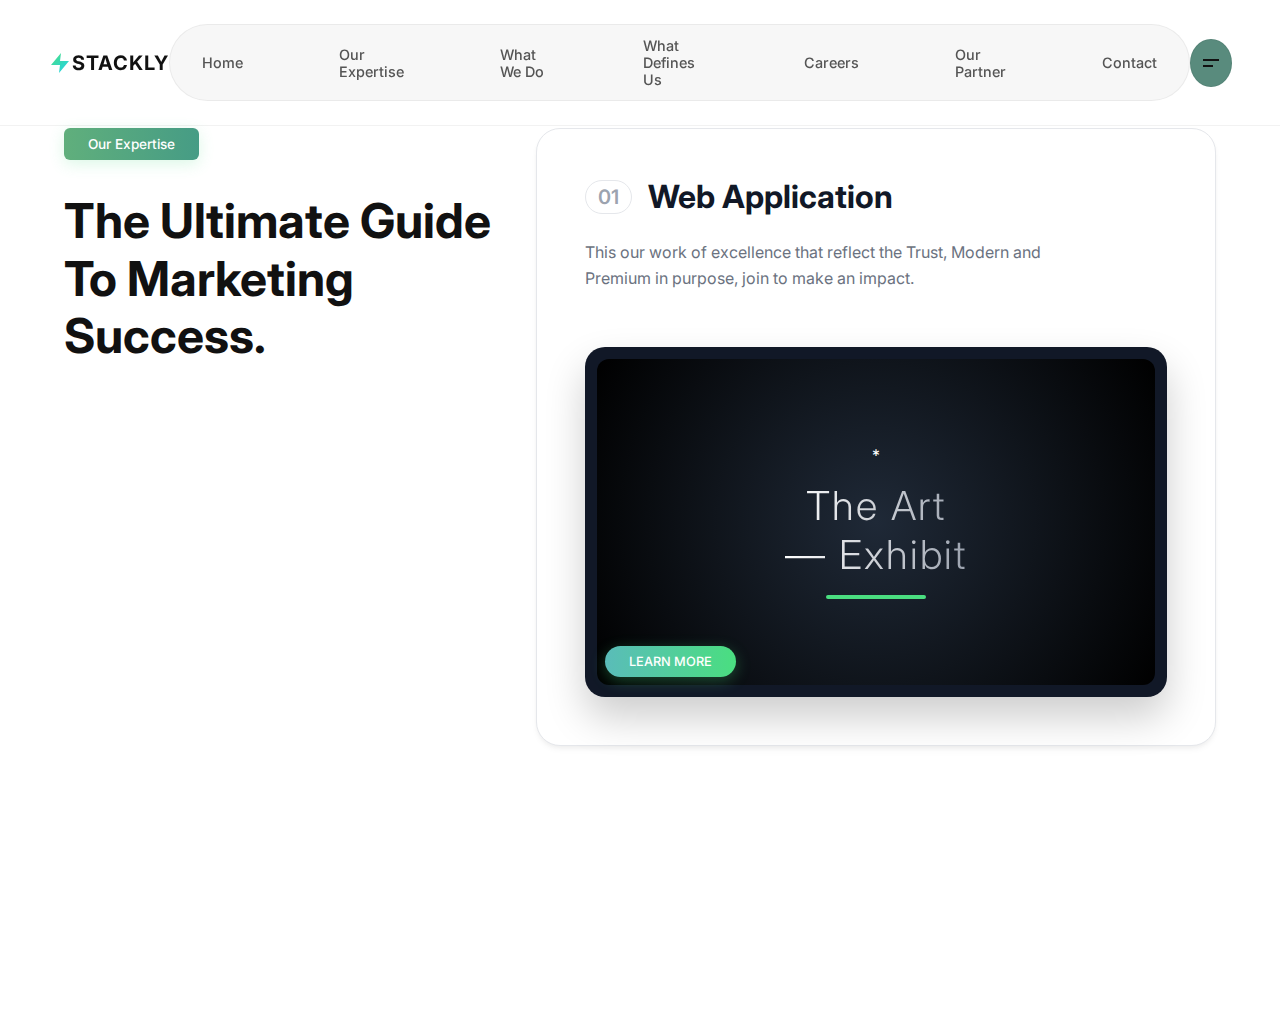
<file: careers.html>
<!DOCTYPE html>
<html lang="en">

<head>
    <meta charset="UTF-8">
    <meta name="viewport" content="width=device-width, initial-scale=1.0">
    <title>Stackly - Careers</title>
    <!-- Google Fonts -->
    <link rel="preconnect" href="https://fonts.googleapis.com">
    <link rel="preconnect" href="https://fonts.gstatic.com" crossorigin>
    <link href="https://fonts.googleapis.com/css2?family=Inter:wght@300;400;500;600;700&display=swap" rel="stylesheet">
    <link rel="stylesheet" href="style.css">
</head>

<body class="light-theme">

    <header class="navbar light-nav">
        <div class="logo">
            <svg width="24" height="24" viewBox="0 0 24 24" fill="none" xmlns="http://www.w3.org/2000/svg"
                class="logo-icon">
                <path d="M13 2L3 14H12L11 22L21 10H12L13 2Z" fill="url(#paint0_linear)" stroke="none" />
                <defs>
                    <linearGradient id="paint0_linear" x1="3" y1="2" x2="21" y2="22" gradientUnits="userSpaceOnUse">
                        <stop stop-color="#4ADE80" />
                        <stop offset="1" stop-color="#22D3EE" />
                    </linearGradient>
                </defs>
            </svg>
            <span>STACKLY</span>
        </div>

        <nav class="nav-links">
            <a href="index.html" class="nav-item">Home</a>
            <a href="expertise.html" class="nav-item">Our Expertise</a>
            <a href="services.html" class="nav-item">What We Do</a>
            <a href="projects.html" class="nav-item">What Defines Us</a>
            <a href="#" class="nav-item active">Careers</a>
            <a href="partners.html" class="nav-item">Our Partner</a>
            <a href="contact.html" class="nav-item">Contact</a>
        </nav>

        <button class="menu-btn" aria-label="Menu">
            <svg width="24" height="24" viewBox="0 0 24 24" fill="none" xmlns="http://www.w3.org/2000/svg">
                <rect x="4" y="8" width="16" height="2" fill="currentColor" />
                <rect x="4" y="14" width="10" height="2" fill="currentColor" />
            </svg>
        </button>
    </header>

    <main class="careers-section">
        <div class="careers-header">
            <span class="badge">Our Expertise</span>
            <h1 class="section-title">The Ultimate Guide To Marketing Success.</h1>
        </div>

        <div class="showcase-slider">
            <!-- Card 1 -->
            <div class="showcase-card active" data-index="0">
                <div class="card-content">
                    <div class="card-header">
                        <span class="card-number">01</span>
                        <h2 class="card-title">Web Application</h2>
                    </div>
                    <p class="card-desc">
                        This our work of excellence that reflect the Trust, Modern and Premium in purpose, join to make
                        an impact.
                    </p>
                    <div class="card-visual">
                        <div class="tablet-frame">
                            <div class="screen-content">
                                <div class="screen-layout">
                                    <div class="screen-logo">*</div>
                                    <h3 class="screen-title">The Art<br>— Exhibit</h3>
                                    <div class="screen-btn-fake"></div>
                                </div>
                            </div>
                        </div>
                        <a href="#" class="btn-pill small">LEARN MORE</a>
                    </div>
                </div>
            </div>

            <!-- Card 2 -->
            <div class="showcase-card" data-index="1">
                <div class="card-content">
                    <div class="card-header">
                        <span class="card-number">02</span>
                        <h2 class="card-title">Mobile App</h2>
                    </div>
                    <p class="card-desc">
                        Creating seamless mobile experiences that connect users with brands on the go.
                    </p>
                    <div class="card-visual">
                        <!-- Placeholder visual for 2 -->
                        <div class="tablet-frame" style="background: #2D3748;">
                            <div class="screen-content"
                                style="background: radial-gradient(circle at center, #4a5568, #1a202c);">
                                <h3 class="screen-title" style="font-size: 2rem;">Next Gen<br>Mobile</h3>
                            </div>
                        </div>
                    </div>
                </div>
            </div>

            <!-- Card 3 -->
            <div class="showcase-card" data-index="2">
                <div class="card-content">
                    <div class="card-header">
                        <span class="card-number">03</span>
                        <h2 class="card-title">Cloud Solutions</h2>
                    </div>
                    <p class="card-desc">
                        Scalable cloud infrastructure designed for reliability and performance.
                    </p>
                    <div class="card-visual">
                        <div class="tablet-frame" style="background: #1A202C;">
                            <div class="screen-content"
                                style="background: linear-gradient(135deg, #22D3EE 0%, #000 100%);">
                                <h3 class="screen-title" style="font-size: 2rem;">Cloud<br>Native</h3>
                            </div>
                        </div>
                    </div>
                </div>
            </div>

            <!-- Card 4 -->
            <div class="showcase-card" data-index="3">
                <div class="card-content">
                    <div class="card-header">
                        <span class="card-number">04</span>
                        <h2 class="card-title">Data Analytics</h2>
                    </div>
                    <p class="card-desc">
                        Unlock the power of your data with advanced analytics and visualization.
                    </p>
                    <div class="card-visual">
                        <div class="tablet-frame" style="background: #000;">
                            <div class="screen-content"
                                style="background: linear-gradient(to bottom, #4ADE80, #064E3B);">
                                <h3 class="screen-title" style="font-size: 2rem;">Data<br>Driven</h3>
                            </div>
                        </div>
                    </div>
                </div>
            </div>
        </div>
    </main>

    <script src="script.js"></script>
    <script>
        document.addEventListener('DOMContentLoaded', () => {
            const cards = document.querySelectorAll('.showcase-card');
            let currentIndex = 0;
            let direction = 1; // 1 for ascending, -1 for descending

            function updateCards() {
                cards.forEach((card, index) => {
                    // Reset classes
                    card.className = 'showcase-card';

                    if (index === currentIndex) {
                        card.classList.add('visible');
                        card.style.zIndex = 10 + index; // Ensure top one is highest
                    } else if (index < currentIndex) {
                        // These are below the current one
                        card.classList.add('visible');
                        // Add depth classes based on how far back they are
                        const distance = currentIndex - index;
                        if (distance === 1) card.classList.add('below');
                        if (distance >= 2) card.classList.add('below-2');

                        card.style.zIndex = 10 + index;
                    } else {
                        // Ahead (hidden)
                        // Default style is hidden
                    }
                });
            }

            // Initial state
            updateCards();

            // Click handler for the container or top card
            // Since top card covers others, we can add listener to each card
            // If it's the top card (currentIndex), we trigger next step

            cards.forEach((card) => {
                card.addEventListener('click', () => {
                    const index = parseInt(card.getAttribute('data-index'));

                    if (index === currentIndex) {
                        // User clicked the top card.

                        // Ascending logic
                        if (direction === 1) {
                            if (currentIndex < cards.length - 1) {
                                currentIndex++;
                                updateCards();
                            } else {
                                // Reached the top, switch to descending
                                direction = -1;
                                // Immediately trigger first step of descending?
                                // "if the image over again it will desending order"
                                // So click Card 4 -> Card 4 slides away? 
                                // Or next click on Card 4 does it?
                                // Let's simplify: Click Card 4 -> Switch direction and do nothing visible yet, OR start unstacking?
                                // "if the image over again" -> sounds like after the last one comes.
                                // Let's unstack immediately on the next click. 
                                // But this click WAS the one that filled the stack?
                                // No, this logic runs when we click the *current* active card.
                                // If card 4 is active (index 3), and we click it -> Unstack.
                                currentIndex--;
                                updateCards();
                            }
                        } else {
                            // Descending logic
                            if (currentIndex > 0) {
                                currentIndex--;
                                updateCards();
                            } else {
                                // Reached bottom (Card 1). Switch back to ascending
                                direction = 1;
                                currentIndex++;
                                updateCards();
                            }
                        }
                    }
                });
            });
        });
    </script>
</body>

</html>
</file>
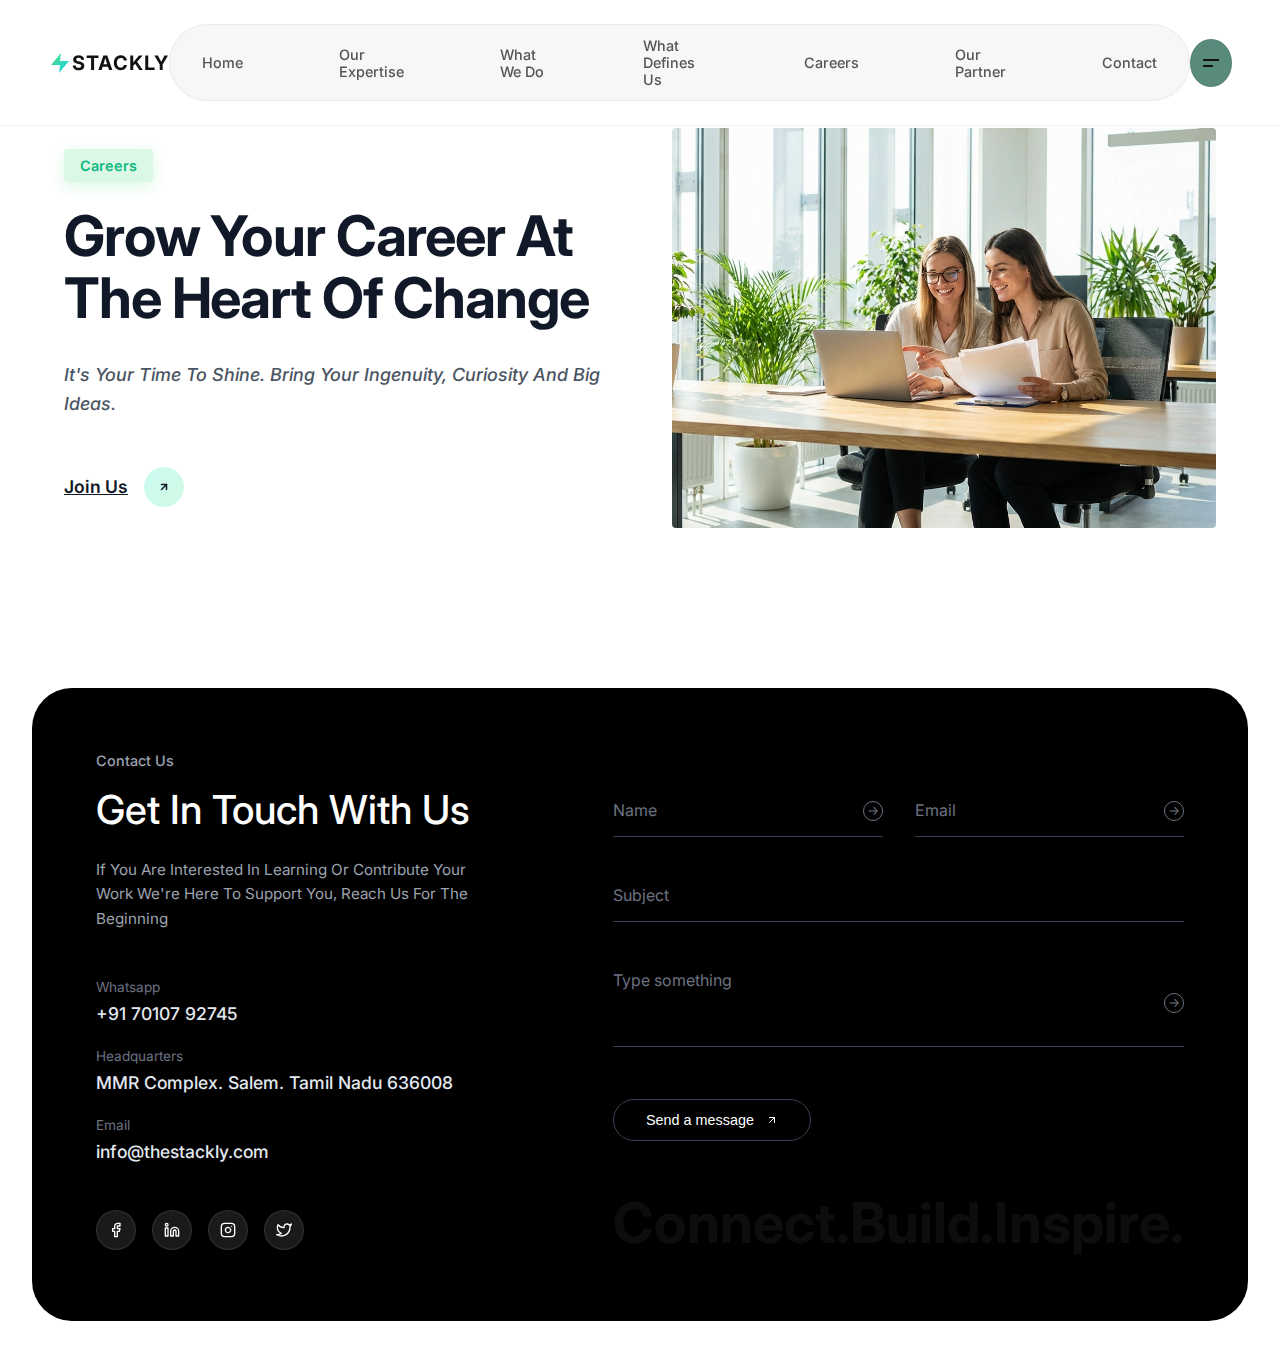
<file: contact.html>
<!DOCTYPE html>
<html lang="en">

<head>
    <meta charset="UTF-8">
    <meta name="viewport" content="width=device-width, initial-scale=1.0">
    <title>Stackly - Contact</title>
    <!-- Google Fonts -->
    <link rel="preconnect" href="https://fonts.googleapis.com">
    <link rel="preconnect" href="https://fonts.gstatic.com" crossorigin>
    <link href="https://fonts.googleapis.com/css2?family=Inter:wght@300;400;500;600;700&display=swap" rel="stylesheet">
    <link rel="stylesheet" href="style.css">
    <style>
        .career-join-img {
            background-image: url('office_team.png');
            background-size: cover;
            background-position: center;
        }
    </style>
</head>

<body class="light-theme">

    <header class="navbar light-nav">
        <div class="logo">
            <svg width="24" height="24" viewBox="0 0 24 24" fill="none" xmlns="http://www.w3.org/2000/svg"
                class="logo-icon">
                <path d="M13 2L3 14H12L11 22L21 10H12L13 2Z" fill="url(#paint0_linear)" stroke="none" />
                <defs>
                    <linearGradient id="paint0_linear" x1="3" y1="2" x2="21" y2="22" gradientUnits="userSpaceOnUse">
                        <stop stop-color="#4ADE80" />
                        <stop offset="1" stop-color="#22D3EE" />
                    </linearGradient>
                </defs>
            </svg>
            <span>STACKLY</span>
        </div>

        <nav class="nav-links">
            <a href="index.html" class="nav-item">Home</a>
            <a href="expertise.html" class="nav-item">Our Expertise</a>
            <a href="services.html" class="nav-item">What We Do</a>
            <a href="projects.html" class="nav-item">What Defines Us</a>
            <a href="careers.html" class="nav-item">Careers</a>
            <a href="partners.html" class="nav-item">Our Partner</a>
            <a href="#" class="nav-item active">Contact</a>
        </nav>

        <button class="menu-btn" aria-label="Menu">
            <svg width="24" height="24" viewBox="0 0 24 24" fill="none" xmlns="http://www.w3.org/2000/svg">
                <rect x="4" y="8" width="16" height="2" fill="currentColor" />
                <rect x="4" y="14" width="10" height="2" fill="currentColor" />
            </svg>
        </button>
    </header>

    <main class="contact-page">
        <!-- Join Us Section -->
        <section class="join-section">
            <div class="join-content">
                <span class="badge green">Careers</span>
                <h1 class="join-title">Grow Your Career At The Heart Of Change</h1>
                <p class="join-desc">
                    It's Your Time To Shine. Bring Your Ingenuity, Curiosity And Big Ideas.
                </p>

                <a href="#" class="join-btn-link">
                    Join Us
                    <span class="icon-circle">
                        <svg width="12" height="12" viewBox="0 0 24 24" fill="none" stroke="currentColor"
                            stroke-width="3" stroke-linecap="round" stroke-linejoin="round">
                            <line x1="7" y1="17" x2="17" y2="7"></line>
                            <polyline points="7 7 17 7 17 17"></polyline>
                        </svg>
                    </span>
                </a>
            </div>

            <div class="join-image-container">
                <div class="career-join-img"></div>
            </div>
        </section>

        <!-- Contact Us Section (Dark) -->
        <section class="contact-section-dark">
            <div class="contact-card-dark">
                <div class="contact-grid">
                    <!-- Left Column: Info -->
                    <div class="contact-info">
                        <span class="section-label">Contact Us</span>
                        <h2 class="contact-heading">Get In Touch With Us</h2>
                        <p class="contact-subtext">
                            If You Are Interested In Learning Or Contribute Your Work
                            We're Here To Support You, Reach Us For The Beginning
                        </p>

                        <div class="contact-details">
                            <div class="detail-item">
                                <span class="detail-label">Whatsapp</span>
                                <p class="detail-value">+91 70107 92745</p>
                            </div>
                            <div class="detail-item">
                                <span class="detail-label">Headquarters</span>
                                <p class="detail-value">MMR Complex. Salem. Tamil Nadu 636008</p>
                            </div>
                            <div class="detail-item">
                                <span class="detail-label">Email</span>
                                <p class="detail-value">info@thestackly.com</p>
                            </div>
                        </div>

                        <div class="social-icons">
                            <a href="#" class="social-icon">
                                <svg width="16" height="16" viewBox="0 0 24 24" fill="none" stroke="currentColor"
                                    stroke-width="2" stroke-linecap="round" stroke-linejoin="round">
                                    <path d="M18 2h-3a5 5 0 0 0-5 5v3H7v4h3v8h4v-8h3l1-4h-4V7a1 1 0 0 1 1-1h3z"></path>
                                </svg>
                            </a>
                            <a href="#" class="social-icon">
                                <svg width="16" height="16" viewBox="0 0 24 24" fill="none" stroke="currentColor"
                                    stroke-width="2" stroke-linecap="round" stroke-linejoin="round">
                                    <path
                                        d="M16 8a6 6 0 0 1 6 6v7h-4v-7a2 2 0 0 0-2-2 2 2 0 0 0-2 2v7h-4v-7a6 6 0 0 1 6-6z">
                                    </path>
                                    <rect x="2" y="9" width="4" height="12"></rect>
                                    <circle cx="4" cy="4" r="2"></circle>
                                </svg>
                            </a>
                            <a href="#" class="social-icon">
                                <svg width="16" height="16" viewBox="0 0 24 24" fill="none" stroke="currentColor"
                                    stroke-width="2" stroke-linecap="round" stroke-linejoin="round">
                                    <rect x="2" y="2" width="20" height="20" rx="5" ry="5"></rect>
                                    <path d="M16 11.37A4 4 0 1 1 12.63 8 4 4 0 0 1 16 11.37z"></path>
                                    <line x1="17.5" y1="6.5" x2="17.51" y2="6.5"></line>
                                </svg>
                            </a>
                            <a href="#" class="social-icon">
                                <svg width="16" height="16" viewBox="0 0 24 24" fill="none" stroke="currentColor"
                                    stroke-width="2" stroke-linecap="round" stroke-linejoin="round">
                                    <path
                                        d="M23 3a10.9 10.9 0 0 1-3.14 1.53 4.48 4.48 0 0 0-7.86 3v1A10.66 10.66 0 0 1 3 4s-4 9 5 13a11.64 11.64 0 0 1-7 2c9 5 20 0 20-11.5a4.5 4.5 0 0 0-.08-.83A7.72 7.72 0 0 0 23 3z">
                                    </path>
                                </svg>
                            </a>
                        </div>
                    </div>

                    <!-- Right Column: Form -->
                    <div class="contact-form-container">
                        <form class="contact-form">
                            <div class="form-row">
                                <div class="input-group">
                                    <input type="text" placeholder="Name" required>
                                    <span class="input-arrow">&rarr;</span>
                                </div>
                                <div class="input-group">
                                    <input type="email" placeholder="Email" required>
                                    <span class="input-arrow">&rarr;</span>
                                </div>
                            </div>
                            <div class="input-group">
                                <input type="text" placeholder="Subject" required>
                            </div>
                            <div class="input-group">
                                <textarea placeholder="Type something" rows="3"></textarea>
                                <span class="input-arrow">&rarr;</span>
                            </div>

                            <button type="submit" class="submit-btn p-btn-pill">
                                Send a message
                                <svg width="12" height="12" viewBox="0 0 24 24" fill="none" stroke="currentColor"
                                    stroke-width="2" stroke-linecap="round" stroke-linejoin="round">
                                    <line x1="7" y1="17" x2="17" y2="7"></line>
                                    <polyline points="7 7 17 7 17 17"></polyline>
                                </svg>
                            </button>
                        </form>

                        <div class="large-footer-text">Connect.Build.Inspire.</div>
                    </div>
                </div>
            </div>
        </section>
    </main>

    <script src="script.js"></script>
</body>

</html>
</file>
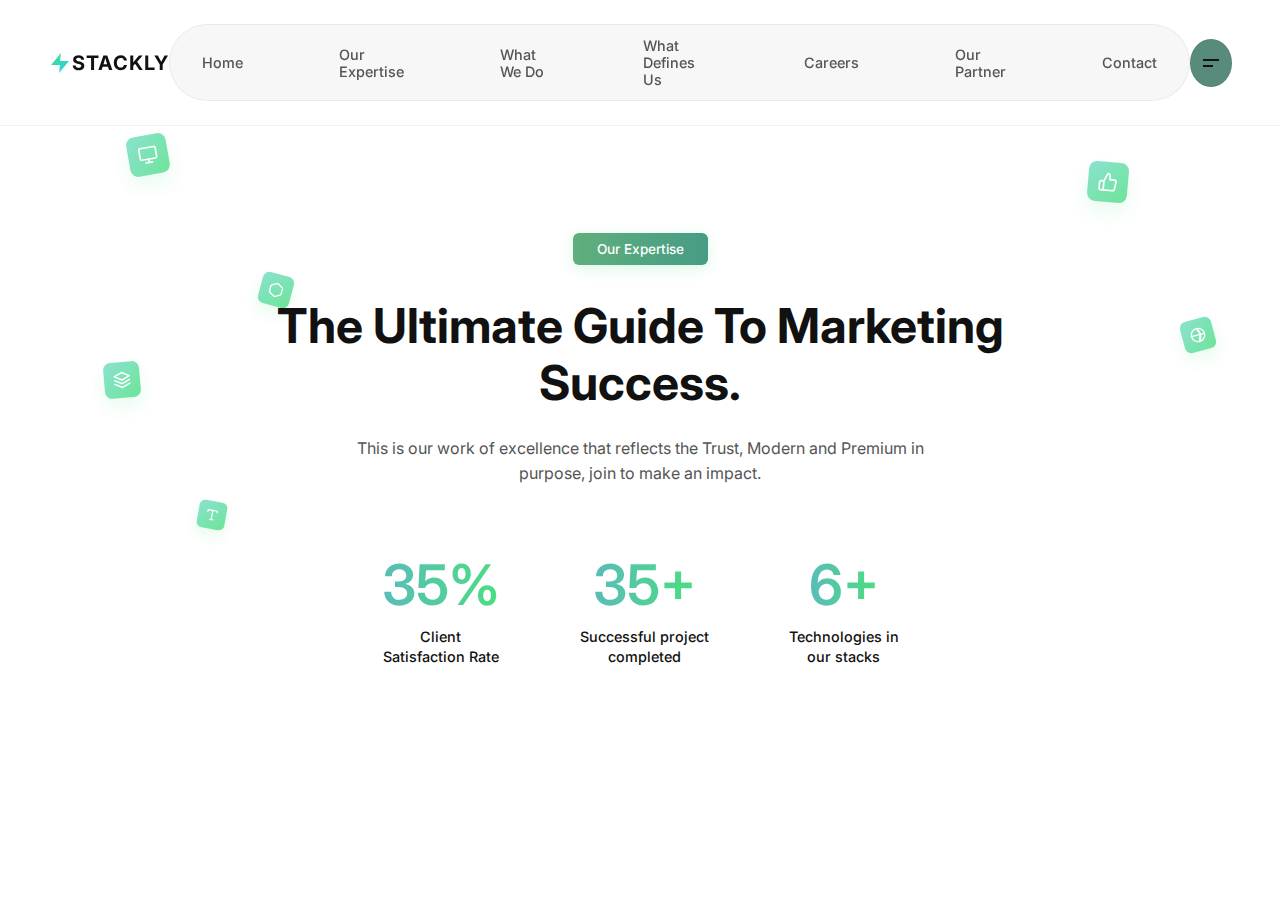
<file: expertise.html>
<!DOCTYPE html>
<html lang="en">

<head>
    <meta charset="UTF-8">
    <meta name="viewport" content="width=device-width, initial-scale=1.0">
    <title>Stackly - Our Expertise</title>
    <!-- Google Fonts -->
    <link rel="preconnect" href="https://fonts.googleapis.com">
    <link rel="preconnect" href="https://fonts.gstatic.com" crossorigin>
    <link href="https://fonts.googleapis.com/css2?family=Inter:wght@300;400;500;600;700&display=swap" rel="stylesheet">
    <link rel="stylesheet" href="style.css">
</head>

<body class="light-theme">

    <header class="navbar light-nav">
        <div class="logo">
            <!-- Using same logo but maybe dark version? The image doesn't show the nav. 
                  I will assume the nav persists but might need color adjustment if background is white.
                  For now, I'll keep the logo colored, text dark. -->
            <svg width="24" height="24" viewBox="0 0 24 24" fill="none" xmlns="http://www.w3.org/2000/svg"
                class="logo-icon">
                <path d="M13 2L3 14H12L11 22L21 10H12L13 2Z" fill="url(#paint0_linear)" stroke="none" />
                <defs>
                    <linearGradient id="paint0_linear" x1="3" y1="2" x2="21" y2="22" gradientUnits="userSpaceOnUse">
                        <stop stop-color="#4ADE80" />
                        <stop offset="1" stop-color="#22D3EE" />
                    </linearGradient>
                </defs>
            </svg>
            <span>STACKLY</span>
        </div>

        <nav class="nav-links">
            <a href="index.html" class="nav-item">Home</a>
            <a href="#" class="nav-item active">Our Expertise</a>
            <a href="services.html" class="nav-item">What We Do</a>
            <a href="projects.html" class="nav-item">What Defines Us</a>
            <a href="careers.html" class="nav-item">Careers</a>
            <a href="partners.html" class="nav-item">Our Partner</a>
            <a href="contact.html" class="nav-item">Contact</a>
        </nav>

        <button class="menu-btn" aria-label="Menu">
            <svg width="24" height="24" viewBox="0 0 24 24" fill="none" xmlns="http://www.w3.org/2000/svg">
                <rect x="4" y="8" width="16" height="2" fill="currentColor" />
                <rect x="4" y="14" width="10" height="2" fill="currentColor" />
            </svg>
        </button>
    </header>

    <main class="expertise-section">
        <!-- Floating Icons Background -->
        <div class="floating-icons">
            <!-- Icon 1 -->
            <div class="float-icon icon-1 icon-center">
                <svg width="20" height="20" viewBox="0 0 24 24" fill="none" stroke="white" stroke-width="2"
                    stroke-linecap="round" stroke-linejoin="round">
                    <rect x="2" y="3" width="20" height="14" rx="2" ry="2"></rect>
                    <line x1="8" y1="21" x2="16" y2="21"></line>
                    <line x1="12" y1="17" x2="12" y2="21"></line>
                </svg>
            </div>
            <!-- Icon 2 -->
            <div class="float-icon icon-2 icon-center">
                <svg width="20" height="20" viewBox="0 0 24 24" fill="none" stroke="white" stroke-width="2"
                    stroke-linecap="round" stroke-linejoin="round">
                    <path
                        d="M21 16V8a2 2 0 0 0-1-1.73l-7-4a2 2 0 0 0-2 0l-7 4A2 2 0 0 0 3 8v8a2 2 0 0 0 1 1.73l7 4a2 2 0 0 0 2 0l7-4A2 2 0 0 0 21 16z">
                    </path>
                </svg>
            </div>
            <!-- Icon 3 -->
            <div class="float-icon icon-3 icon-center">
                <svg width="20" height="20" viewBox="0 0 24 24" fill="none" stroke="white" stroke-width="2"
                    stroke-linecap="round" stroke-linejoin="round">
                    <path d="M12 2L2 7l10 5 10-5-10-5zM2 17l10 5 10-5M2 12l10 5 10-5"></path>
                </svg>
            </div>
            <!-- Icon 4 -->
            <div class="float-icon icon-4 icon-center">
                <svg width="20" height="20" viewBox="0 0 24 24" fill="none" stroke="white" stroke-width="2"
                    stroke-linecap="round" stroke-linejoin="round">
                    <polyline points="4 7 4 4 20 4 20 7"></polyline>
                    <line x1="9" y1="20" x2="15" y2="20"></line>
                    <line x1="12" y1="4" x2="12" y2="20"></line>
                </svg>
            </div>
            <!-- Icon 5 -->
            <div class="float-icon icon-5 icon-center">
                <svg width="20" height="20" viewBox="0 0 24 24" fill="none" stroke="white" stroke-width="2"
                    stroke-linecap="round" stroke-linejoin="round">
                    <path
                        d="M14 9V5a3 3 0 0 0-3-3l-4 9v11h11.28a2 2 0 0 0 2-1.7l1.38-9a2 2 0 0 0-2-2.3zM7 22H4a2 2 0 0 1-2-2v-7a2 2 0 0 1 2-2h3">
                    </path>
                </svg>
            </div>
            <!-- Icon 6 -->
            <div class="float-icon icon-6 icon-center">
                <svg width="20" height="20" viewBox="0 0 24 24" fill="none" stroke="white" stroke-width="2"
                    stroke-linecap="round" stroke-linejoin="round">
                    <circle cx="12" cy="12" r="10"></circle>
                    <line x1="2" y1="12" x2="22" y2="12"></line>
                    <path d="M12 2a15.3 15.3 0 0 1 4 10 15.3 15.3 0 0 1-4 10 15.3 15.3 0 0 1 4-10z"></path>
                </svg>
            </div>
        </div>

        <div class="content-container">
            <span class="badge">Our Expertise</span>

            <h1 class="section-title">The Ultimate Guide To Marketing Success.</h1>

            <p class="section-subtitle">
                This is our work of excellence that reflects the Trust, Modern and Premium in purpose, join to make an
                impact.
            </p>

            <div class="stats-grid">
                <div class="stat-item">
                    <span class="stat-number" data-target="99" data-suffix="%">0%</span>
                    <span class="stat-label">Client<br>Satisfaction Rate</span>
                </div>
                <div class="stat-item">
                    <span class="stat-number" data-target="100" data-suffix="+">0+</span>
                    <span class="stat-label">Successful project<br>completed</span>
                </div>
                <div class="stat-item">
                    <span class="stat-number" data-target="15" data-suffix="+">0+</span>
                    <span class="stat-label">Technologies in<br>our stacks</span>
                </div>
            </div>
        </div>
    </main>

    <script>
        const removeCenterClass = () => {
            document.querySelectorAll('.float-icon').forEach(icon => {
                icon.classList.remove('icon-center');
            });
        };

        const addCenterClass = () => {
            document.querySelectorAll('.float-icon').forEach(icon => {
                icon.classList.add('icon-center');
            });
        }

        // Simple floating animation for icons (target child SVG to avoid conflict)
        document.querySelectorAll('.float-icon').forEach((el, index) => {
            const svg = el.querySelector('svg');
            if (svg) {
                svg.animate([
                    { transform: 'translate(0, 0)' },
                    { transform: `translate(0, ${-10 * (index % 2 === 0 ? 1 : -1)}px)` },
                    { transform: 'translate(0, 0)' }
                ], {
                    duration: 3000 + (index * 500),
                    iterations: Infinity,
                    easing: 'ease-in-out'
                });
            }
        });

        // Number Counter Animation
        const stats = document.querySelectorAll('.stat-number');

        const animateStats = () => {
            stats.forEach(stat => {
                // Reset to 0 first
                stat.textContent = '0' + (stat.getAttribute('data-suffix') || '');
                const target = +stat.getAttribute('data-target');
                const suffix = stat.getAttribute('data-suffix') || '';
                const duration = 2000;
                const increment = target / (duration / 16);

                let current = 0;

                const updateCount = () => {
                    current += increment;
                    if (current < target) {
                        stat.textContent = Math.ceil(current) + suffix;
                        requestAnimationFrame(updateCount);
                    } else {
                        stat.textContent = target + suffix;
                    }
                };

                updateCount();
            });
        };

        // Run animation when page loads
        window.addEventListener('load', () => {
            setTimeout(removeCenterClass, 100);
            animateStats();
        });

        // Reset state so it animates again if navigated via history
        window.addEventListener('beforeunload', addCenterClass);

        window.addEventListener('pageshow', (event) => {
            if (event.persisted) {
                setTimeout(removeCenterClass, 100);
                animateStats();
            }
        });
    </script>
</body>

</html>
</file>
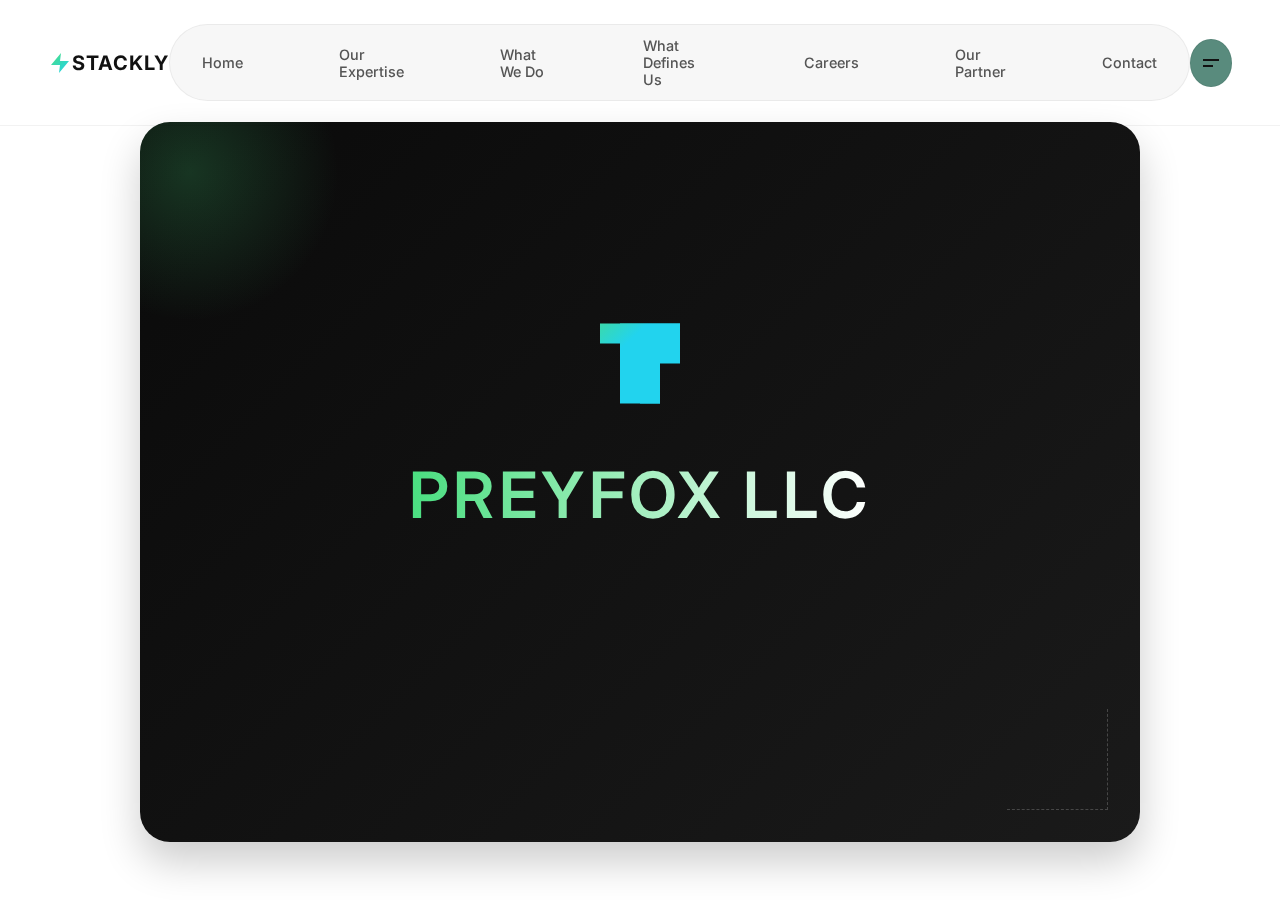
<file: partners.html>
<!DOCTYPE html>
<html lang="en">

<head>
    <meta charset="UTF-8">
    <meta name="viewport" content="width=device-width, initial-scale=1.0">
    <title>Stackly - Partners</title>
    <!-- Google Fonts -->
    <link rel="preconnect" href="https://fonts.googleapis.com">
    <link rel="preconnect" href="https://fonts.gstatic.com" crossorigin>
    <link href="https://fonts.googleapis.com/css2?family=Inter:wght@300;400;500;600;700&display=swap" rel="stylesheet">
    <link rel="stylesheet" href="style.css">
</head>

<body class="light-theme">

    <header class="navbar light-nav">
        <div class="logo">
            <svg width="24" height="24" viewBox="0 0 24 24" fill="none" xmlns="http://www.w3.org/2000/svg"
                class="logo-icon">
                <path d="M13 2L3 14H12L11 22L21 10H12L13 2Z" fill="url(#paint0_linear)" stroke="none" />
                <defs>
                    <linearGradient id="paint0_linear" x1="3" y1="2" x2="21" y2="22" gradientUnits="userSpaceOnUse">
                        <stop stop-color="#4ADE80" />
                        <stop offset="1" stop-color="#22D3EE" />
                    </linearGradient>
                </defs>
            </svg>
            <span>STACKLY</span>
        </div>

        <nav class="nav-links">
            <a href="index.html" class="nav-item">Home</a>
            <a href="expertise.html" class="nav-item">Our Expertise</a>
            <a href="services.html" class="nav-item">What We Do</a>
            <a href="projects.html" class="nav-item">What Defines Us</a>
            <a href="careers.html" class="nav-item">Careers</a>
            <a href="#" class="nav-item active">Our Partner</a>
            <a href="contact.html" class="nav-item">Contact</a>
        </nav>

        <button class="menu-btn" aria-label="Menu">
            <svg width="24" height="24" viewBox="0 0 24 24" fill="none" xmlns="http://www.w3.org/2000/svg">
                <rect x="4" y="8" width="16" height="2" fill="currentColor" />
                <rect x="4" y="14" width="10" height="2" fill="currentColor" />
            </svg>
        </button>
    </header>

    <main class="partners-section">
        <div class="partner-card">
            <div class="partner-badge">Our Partner</div>

            <div class="partner-logo">
                <svg width="60" height="60" viewBox="0 0 60 60" fill="none" xmlns="http://www.w3.org/2000/svg">
                    <path d="M10 10H50V20H40V50H20V20H10V10Z" fill="url(#logo_gradient)" />
                    <path d="M25 20H35V40H25V20Z" fill="black" fill-opacity="0.2" />
                    <!-- Simplified "P" style logo approximation -->
                    <path d="M30 10 L50 10 L50 30 L40 30 L40 50 L30 50 L30 30 L20 30 L20 10 L30 10"
                        fill="url(#logo_gradient)" />
                    <defs>
                        <linearGradient id="logo_gradient" x1="10" y1="10" x2="50" y2="50"
                            gradientUnits="userSpaceOnUse">
                            <stop stop-color="#fff" />
                            <stop offset="1" stop-color="#ccc" />
                        </linearGradient>
                    </defs>
                </svg>
                <div class="partner-name">PREYFOX LLC</div>
            </div>

            <p class="partner-desc">
                Stackly and Preyfox LLC are sister concerns, jointly leading innovation in the IT and ITES industries.
                While <span class="highlight">Preyfox LLC</span> manages operations in the <span
                    class="highlight">United States</span>, <span class="highlight">Stackly</span> oversees operations
                in <span class="highlight">India</span>. Together, they are committed to delivering <span
                    class="highlight">cutting-edge solutions</span> and driving technological advancements across global
                markets.
            </p>

            <div class="partner-pattern top-right">
                <svg width="200" height="200" viewBox="0 0 200 200" fill="none">
                    <pattern id="grid" x="0" y="0" width="20" height="20" patternUnits="userSpaceOnUse">
                        <rect width="18" height="18" fill="#ffffff" fill-opacity="0.05" />
                    </pattern>
                    <rect width="200" height="200" fill="url(#grid)" />
                </svg>
            </div>
        </div>
    </main>

    <script src="script.js"></script>
    <script>
        document.addEventListener('DOMContentLoaded', () => {
            const section = document.querySelector('.partners-section');
            let isScrolled = false;

            // Handle scroll/wheel to trigger animation
            const handleScroll = (e) => {
                // If scrolling down or deltaY > 0
                if (e.deltaY > 0 || window.scrollY > 50) {
                    if (!isScrolled) {
                        section.classList.add('scrolled');
                        isScrolled = true;
                    }
                } else if (window.scrollY < 50 && e.deltaY < 0) {
                    // scrolling up near top
                    if (isScrolled) {
                        section.classList.remove('scrolled');
                        isScrolled = false;
                    }
                }
            };

            window.addEventListener('wheel', handleScroll);
            window.addEventListener('scroll', () => {
                if (window.scrollY > 50 && !isScrolled) {
                    section.classList.add('scrolled');
                    isScrolled = true;
                } else if (window.scrollY <= 50 && isScrolled) {
                    section.classList.remove('scrolled');
                    isScrolled = false;
                }
            });

            // Allow touch for mobile
            let touchStartY = 0;
            window.addEventListener('touchstart', e => touchStartY = e.touches[0].clientY);
            window.addEventListener('touchmove', e => {
                const touchEndY = e.touches[0].clientY;
                if (touchStartY - touchEndY > 50) { // Swipe up / scroll down
                    section.classList.add('scrolled');
                    isScrolled = true;
                } else if (touchEndY - touchStartY > 50 && window.scrollY <= 10) {
                    section.classList.remove('scrolled');
                    isScrolled = false;
                }
            });
        });
    </script>
</body>

</html>
</file>
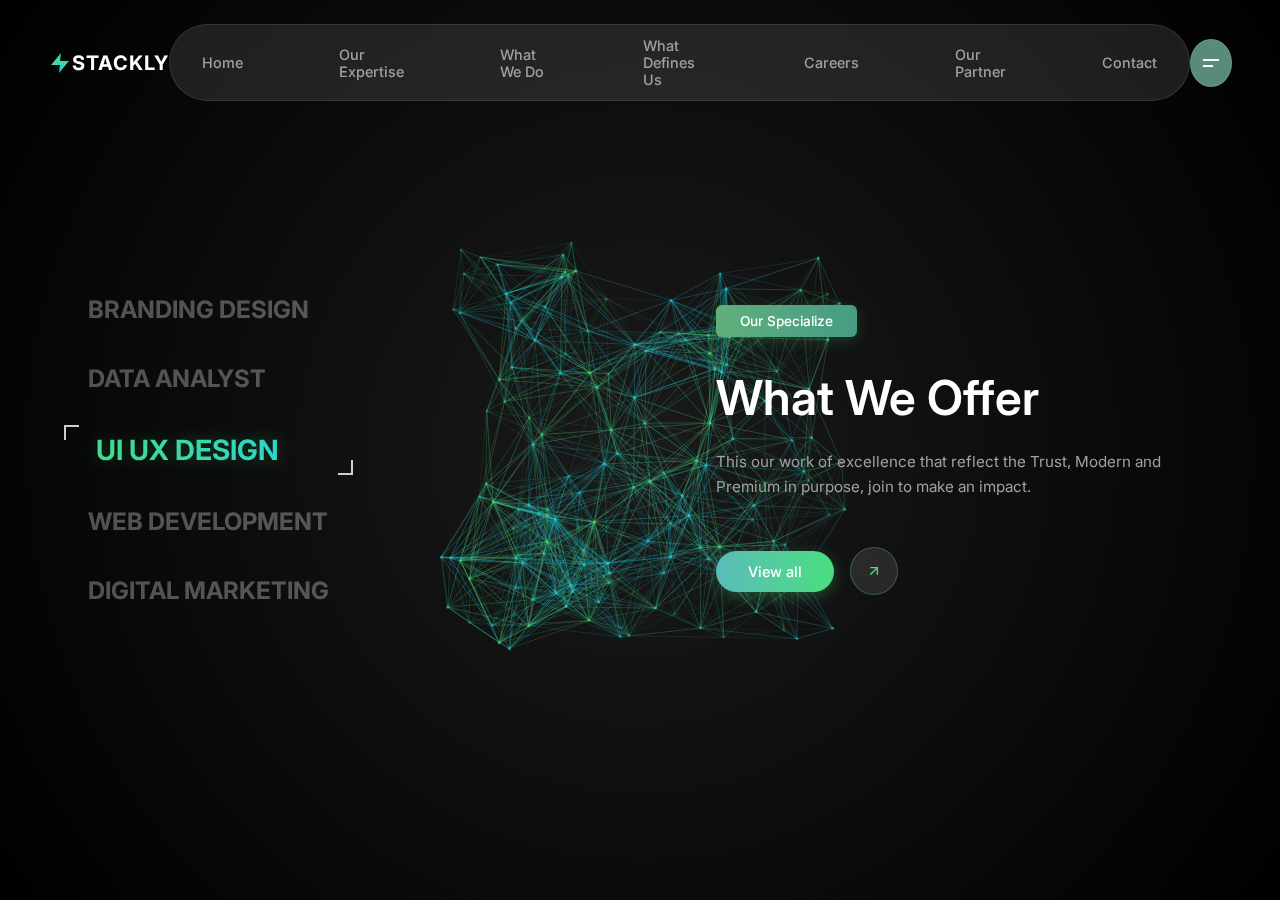
<file: services.html>
<!DOCTYPE html>
<html lang="en">

<head>
    <meta charset="UTF-8">
    <meta name="viewport" content="width=device-width, initial-scale=1.0">
    <title>Stackly - What We Offer</title>
    <!-- Google Fonts -->
    <link rel="preconnect" href="https://fonts.googleapis.com">
    <link rel="preconnect" href="https://fonts.gstatic.com" crossorigin>
    <link href="https://fonts.googleapis.com/css2?family=Inter:wght@300;400;500;600;700&display=swap" rel="stylesheet">
    <link rel="stylesheet" href="style.css">
</head>

<body>
    <div class="background-container">
        <!-- Reusing particle canvas but might want less chaos here. 
             We can reuse the same script or make a simpler bg. 
             For consistency, let's keep the particles. -->
        <canvas id="particle-canvas"></canvas>
    </div>

    <header class="navbar">
        <div class="logo">
            <svg width="24" height="24" viewBox="0 0 24 24" fill="none" xmlns="http://www.w3.org/2000/svg"
                class="logo-icon">
                <path d="M13 2L3 14H12L11 22L21 10H12L13 2Z" fill="url(#paint0_linear)" stroke="none" />
                <defs>
                    <linearGradient id="paint0_linear" x1="3" y1="2" x2="21" y2="22" gradientUnits="userSpaceOnUse">
                        <stop stop-color="#4ADE80" />
                        <stop offset="1" stop-color="#22D3EE" />
                    </linearGradient>
                </defs>
            </svg>
            <span>STACKLY</span>
        </div>

        <nav class="nav-links">
            <a href="index.html" class="nav-item">Home</a>
            <a href="expertise.html" class="nav-item">Our Expertise</a>
            <a href="#" class="nav-item active">What We Do</a>
            <a href="projects.html" class="nav-item">What Defines Us</a>
            <a href="careers.html" class="nav-item">Careers</a>
            <a href="partners.html" class="nav-item">Our Partner</a>
            <a href="contact.html" class="nav-item">Contact</a>
        </nav>

        <button class="menu-btn" aria-label="Menu">
            <svg width="24" height="24" viewBox="0 0 24 24" fill="none" xmlns="http://www.w3.org/2000/svg">
                <rect x="4" y="8" width="16" height="2" fill="white" />
                <rect x="4" y="14" width="10" height="2" fill="white" />
            </svg>
        </button>
    </header>

    <main class="services-section">
        <div class="services-container">
            <!-- Left Side: Navigation List -->
            <div class="services-list">
                <div class="service-item" data-title="Branding Design"
                    data-desc="Building unique identities that resonate with your audience and define your brand's presence in the market.">
                    BRANDING DESIGN</div>
                <div class="service-item" data-title="Data Analyst"
                    data-desc="Transforming raw data into actionable insights to drive strategic business growth and decision making.">
                    DATA ANALYST</div>
                <div class="service-item active" data-title="UI UX Design"
                    data-desc="This our work of excellence that reflect the Trust, Modern and Premium in purpose, join to make an impact.">
                    <span class="bracket top-left"></span>
                    <span class="bracket bottom-right"></span>
                    UI UX DESIGN
                </div>
                <div class="service-item" data-title="Web Development"
                    data-desc="Robust, scalable, and secure web solutions tailored to meet your specific business needs and goals.">
                    WEB DEVELOPMENT</div>
                <div class="service-item" data-title="Digital Marketing"
                    data-desc="Strategic campaigns designed to elevate your brand presence online, engage customers, and drive conversions.">
                    DIGITAL MARKETING</div>
            </div>

            <!-- Right Side: Content -->
            <div class="service-details">
                <span class="badge">Our Specialize</span>
                <h1 class="details-title">What We Offer</h1>
                <p class="details-text">
                    This our work of excellence that reflect the Trust, Modern and Premium in purpose, join to make an
                    impact.
                </p>

                <div class="action-buttons">
                    <a href="#" class="btn-pill">View all</a>
                    <a href="#" class="btn-icon">
                        <svg width="16" height="16" viewBox="0 0 24 24" fill="none" stroke="currentColor"
                            stroke-width="2" stroke-linecap="round" stroke-linejoin="round">
                            <line x1="7" y1="17" x2="17" y2="7"></line>
                            <polyline points="7 7 17 7 17 17"></polyline>
                        </svg>
                    </a>
                </div>
            </div>
        </div>
    </main>

    <script src="script.js"></script>
    <script>
        // Script to handle selection click and content update
        const items = document.querySelectorAll('.service-item');
        const titleEl = document.querySelector('.details-title');
        const descEl = document.querySelector('.details-text');

        // Add transition style to text elements
        titleEl.style.transition = "opacity 0.2s ease";
        descEl.style.transition = "opacity 0.2s ease";

        items.forEach(item => {
            item.addEventListener('click', () => {
                // If already active, do nothing
                if (item.classList.contains('active')) return;

                const currentActive = document.querySelector('.service-item.active');
                if (currentActive) currentActive.classList.remove('active');

                // Add active state to clicked
                item.classList.add('active');

                // Move Brackets Logic
                document.querySelectorAll('.bracket').forEach(b => b.remove());

                // Create and append new brackets to the clicked item
                const b1 = document.createElement('span');
                b1.classList.add('bracket', 'top-left');
                const b2 = document.createElement('span');
                b2.classList.add('bracket', 'bottom-right');
                item.appendChild(b1);
                item.appendChild(b2);

                // Update Content (fallback to text if attribute is missing to avoid empty)
                const title = item.getAttribute('data-title') || item.textContent;
                const desc = item.getAttribute('data-desc') || "";

                // Animate content change
                titleEl.style.opacity = 0;
                descEl.style.opacity = 0;

                setTimeout(() => {
                    titleEl.textContent = title;
                    descEl.textContent = desc;
                    titleEl.style.opacity = 1;
                    descEl.style.opacity = 1;
                }, 200);
            });
        });
    </script>
</body>

</html>
</file>
<file: style.css>
:root {
    --bg-color: #050505;
    --text-primary: #ffffff;
    --text-secondary: #a0a0a0;
    --accent-start: #4ADE80;
    /* Green */
    --accent-end: #22D3EE;
    /* Cyan */
    --navbar-bg: rgba(255, 255, 255, 0.1);
    --navbar-border: rgba(255, 255, 255, 0.1);
    --font-family: 'Inter', sans-serif;
}

* {
    margin: 0;
    padding: 0;
    box-sizing: border-box;
}

body {
    font-family: var(--font-family);
    background-color: var(--bg-color);
    color: var(--text-primary);
    overflow-x: hidden;
    height: 100vh;
    display: flex;
    flex-direction: column;
}

/* Background & Canvas */
.background-container {
    position: fixed;
    top: 0;
    left: 0;
    width: 100%;
    height: 100%;
    z-index: -1;
    background: radial-gradient(circle at 50% 50%, #1a1a1a 0%, #000000 100%);
}

#particle-canvas {
    display: block;
    width: 100%;
    height: 100%;
}

/* Header */
.navbar {
    display: flex;
    justify-content: space-between;
    align-items: center;
    padding: 1.5rem 3rem;
    position: fixed;
    top: 0;
    width: 100%;
    z-index: 100;
}

.logo {
    display: flex;
    align-items: center;
    /* gap: 0.5rem; */
    font-weight: 700;
    font-size: 1.25rem;
    letter-spacing: 1px;

}

.nav-links {
    display: flex;
    align-items: center;
    background: var(--navbar-bg);
    border: 1px solid var(--navbar-border);
    border-radius: 999px;
    padding: 0.75rem 2rem;
    gap: 6rem;
    backdrop-filter: blur(10px);
}

.nav-item {
    text-decoration: none;
    color: var(--text-secondary);
    font-size: 0.9rem;
    font-weight: 500;
    transition: color 0.3s ease;
    display: flex;
    align-items: center;
    gap: 0.25rem;
    cursor: pointer;
}

.nav-item:hover {
    color: var(--text-primary);
}

.menu-btn {
    background: #598b7d;
    border: 1px solid var(--navbar-border);
    border-radius: 50%;
    width: 48px;
    height: 48px;
    display: flex;
    align-items: center;
    justify-content: center;
    cursor: pointer;
    transition: background 0.3s ease;
    backdrop-filter: blur(5px);
}

.menu-btn:hover {
    background: rgba(255, 255, 255, 0.2);
}

/* Hero Section */
.hero-section {
    position: relative;
    min-height: 100vh;
    width: 100%;
    overflow: hidden;
    background: black;
}

/* BACKGROUND VIDEO */
.hero-bg-video {
    position: absolute;
    inset: 0;
    width: 100%;
    height: 100%;
    object-fit: cover;
    z-index: 1;
    pointer-events: none;
}

/* DARK OVERLAY FOR READABILITY */
.hero-overlay {
    position: absolute;
    inset: 0;
    background: rgba(0, 0, 0, 0.65);
    z-index: 2;
}

/* CONTENT ABOVE VIDEO */
.hero-content,
.people-icons-container,
.hero-footer {
    position: relative;
    z-index: 3;
    color: #fff;
}

/* OPTIONAL POLISH */
.hero-title {
    text-shadow: 0 0 25px rgba(0, 255, 180, 0.3);
}

.hero-section {
    flex-grow: 1;
    display: flex;
    flex-direction: column;
    justify-content: center;
    align-items: center;
    text-align: center;
    padding: 0 1rem;
    margin-top: 60px;
    /* Offset for fixed header */
    position: relative;
}

.hero-content {
    max-width: 800px;
    z-index: 10;
    margin-bottom: 180px;
}

.hero-title {
    font-size: 4rem;
    line-height: 1.1;
    font-weight: 600;
    margin-bottom: 2rem;
    letter-spacing: -0.02em;
}

.gradient-text {
    position: relative;
    display: inline-flex;
    align-items: center;
    /* gap: 0.2em; */
    /* Gap for icon */
}

/* Gradient text effect specifically for the word 'solutions' if we want text-fill-color, 
   but the image has a white specific 'solutions' with a logo, wait looking closely...
   The image has "cutting-edge" in white, and "solutions" with the logo.
   Actually, looking closer at the crop, "cutting-edge" is white. 
   "solutions" is white too, but there is a logo REPLACING the 'S' or before it?
   Ah, in the image: "cutting-edge" line break. Then Logo + "olutions". 
   Wait, the logo is the 'S'. 
   Let's adjust html slightly or css to match. 
   "cutting-edge"
   [Logo] "olutions"
   
   Okay, I'll tweak the CSS to handle the icon-inline better.
*/

.hero-title .icon-inline {
    display: inline-flex;
    align-items: center;
    justify-content: center;
    transform: translateY(5px);
    /* Optical alignment */
}


@keyframes float {
    0% {
        transform: translateY(0px);
    }

    50% {
        transform: translateY(-10px);
    }

    100% {
        transform: translateY(0px);
    }
}

.hero-description {
    font-size: 1rem;
    line-height: 1.6;
    color: var(--text-secondary);
    max-width: 600px;
    margin: 0 auto;
    font-weight: 400;
}

.hero-footer {
    width: 100%;
    display: flex;
    justify-content: flex-end;
    /* Button on the right */
    padding: 0 4rem;
    position: absolute;
    bottom: 5rem;
    pointer-events: none;
    /* Let clicks pass through empty space */
}

.cta-button {
    pointer-events: auto;
    /* Re-enable clicks */
    display: flex;
    align-items: center;
    gap: 0.5rem;
    background: rgba(255, 255, 255, 0.05);
    border: 1px solid rgba(255, 255, 255, 0.2);
    padding: 0.75rem 1.5rem;
    border-radius: 999px;
    color: var(--text-primary);
    text-decoration: none;
    font-size: 0.9rem;
    transition: all 0.3s ease;
    backdrop-filter: blur(5px);
}

.cta-button:hover {
    background: rgba(255, 255, 255, 0.1);
    border-color: rgba(255, 255, 255, 0.4);
    transform: translateX(5px);
}

/* Responsive adjustments */
@media (max-width: 768px) {
    .hero-title {
        font-size: 2.5rem;
    }

    .nav-links {
        display: none;
        /* Hide for mobile for now, simple implementation */
    }

    .hero-footer {
        justify-content: center;
        padding: 0;
        bottom: 2rem;
        position: relative;
        margin-top: 3rem;
    }
}

/* Light Theme overrides */
.light-theme {
    --bg-color: #ffffff;
    --text-primary: #111111;
    --text-secondary: #555555;
    --navbar-bg: rgba(255, 255, 255, 0.8);
    --navbar-border: rgba(0, 0, 0, 0.05);
}

.light-theme .background-container {
    display: none;
}

.light-theme .navbar {
    border-bottom: 1px solid var(--navbar-border);
}

.light-theme .nav-links {
    background: rgba(240, 240, 240, 0.5);
    border-color: rgba(0, 0, 0, 0.05);
}

.light-theme .menu-btn svg rect {
    fill: var(--text-primary);
}

/* Expertise Section */
.expertise-section {
    flex-grow: 1;
    display: flex;
    flex-direction: column;
    justify-content: center;
    align-items: center;
    text-align: center;
    position: relative;
    padding: 0 1rem;
    overflow: hidden;
    height: 100vh;
}

.badge {
    background: linear-gradient(90deg, #60af7c 0%, #469c85 100%);
    color: white;
    padding: 0.5rem 1.5rem;
    border-radius: 6px;
    font-size: 0.85rem;
    font-weight: 500;
    margin-bottom: 2rem;
    display: inline-block;
    box-shadow: 0 4px 15px rgba(74, 222, 128, 0.2);
}

.section-title {
    font-size: 3rem;
    font-weight: 700;
    margin-bottom: 1.5rem;
    max-width: 800px;
    color: var(--text-primary);
    line-height: 1.2;
}

.section-subtitle {
    font-size: 1rem;
    color: var(--text-secondary);
    max-width: 600px;
    margin: 0 auto 4rem auto;
    line-height: 1.6;
}

.stats-grid {
    display: flex;
    justify-content: center;
    gap: 5rem;
    width: 100%;
    max-width: 1000px;
}

.stat-item {
    display: flex;
    flex-direction: column;
    align-items: center;
}

.stat-number {
    font-size: 3.5rem;
    font-weight: 600;
    background: linear-gradient(90deg, #5ABCB9 0%, #4ADE80 100%);
    -webkit-background-clip: text;
    -webkit-text-fill-color: transparent;
    margin-bottom: 0.5rem;
}

.stat-label {
    font-size: 0.9rem;
    color: var(--text-primary);
    font-weight: 500;
    line-height: 1.4;
}

/* Floating Icons */
.floating-icons {
    position: absolute;
    top: 0;
    left: 0;
    width: 100%;
    height: 100%;
    pointer-events: none;
    z-index: -1;
}

.float-icon {
    position: absolute;
    width: 40px;
    height: 40px;
    background: linear-gradient(135deg, #6EDCC4 0%, #4ADE80 100%);
    border-radius: 8px;
    display: flex;
    align-items: center;
    justify-content: center;
    box-shadow: 0 10px 20px rgba(74, 222, 128, 0.15);
    opacity: 0.8;
    transition: all 1.5s cubic-bezier(0.22, 1, 0.36, 1);
}

.float-icon svg {
    width: 20px;
    height: 20px;
}

/* Initial Center State for Animation */
.icon-center {
    top: 50% !important;
    left: 50% !important;
    transform: translate(-50%, -50%) scale(0) !important;
    opacity: 0;
}

/* Positioning Icons randomly roughly matching image */
/* Converted all to top/left for smooth transition from center */
.icon-1 {
    top: 15%;
    left: 10%;
    transform: rotate(-10deg);
}

.icon-2 {
    top: 30%;
    left: 20%;
    transform: scale(0.8) rotate(15deg);
}

.icon-3 {
    top: 40%;
    left: 8%;
    transform: scale(0.9) rotate(-5deg);
}

.icon-4 {
    top: 55%;
    left: 15%;
    transform: scale(0.7) rotate(10deg);
}

.icon-5 {
    top: 18%;
    left: 85%;
    transform: rotate(5deg);
}

.icon-6 {
    top: 35%;
    left: 92%;
    transform: scale(0.8) rotate(-15deg);
}

@media (max-width: 768px) {
    .section-title {
        font-size: 2rem;
    }

    .stats-grid {
        flex-direction: column;
        gap: 2rem;
    }

    .float-icon {
        display: none;
    }

    /* Hide clutter on mobile */
    .expertise-section {
        height: auto;
        padding: 4rem 1rem;
    }

    .services-container {
        flex-direction: column;
        align-items: center;
        text-align: center;
        gap: 3rem;
    }

    .service-details {
        align-items: center;
        text-align: center;
    }
}

/* Services Page Styles */
.services-section {
    flex-grow: 1;
    display: flex;
    justify-content: center;
    align-items: center;
    padding: 0 4rem;
    min-height: 100vh;
}

.services-container {
    display: flex;
    justify-content: space-between;
    width: 100%;
    max-width: 1200px;
    align-items: center;
    gap: 4rem;
}

.services-list {
    display: flex;
    flex-direction: column;
    gap: 1.5rem;
}

.service-item {
    font-size: 1.5rem;
    font-weight: 700;
    color: rgba(255, 255, 255, 0.3);
    cursor: pointer;
    transition: all 0.3s ease;
    position: relative;
    padding: 0.5rem 1.5rem;
    text-transform: uppercase;
}

.service-item:hover {
    color: rgba(255, 255, 255, 0.6);
}

.service-item.active {
    color: #4ADE80;
    /* Gradient effect handled via text-fill usually, but flat color matches image glow */
    background: linear-gradient(90deg, #4ADE80 0%, #22D3EE 100%);
    -webkit-background-clip: text;
    -webkit-text-fill-color: transparent;
    text-shadow: 0 0 20px rgba(74, 222, 128, 0.3);
    font-size: 1.75rem;
    padding-left: 2rem;
}

/* Brackets for active item */
.bracket {
    position: absolute;
    width: 15px;
    height: 15px;
    border: 2px solid white;
    opacity: 0.8;
}

.bracket.top-left {
    top: 0;
    left: 0;
    border-right: none;
    border-bottom: none;
}

.bracket.bottom-right {
    bottom: 0;
    right: 0;
    /* Image shows it slightly offset from text? Or just bounding box? */
    /* Looking at image: It seems to bracket the text: [ UI UX DESIGN ] but simpler corners */
    /* Let's replicate the L shapes */
    border-left: none;
    border-top: none;
}

/* Right Content */
.service-details {
    max-width: 500px;
    display: flex;
    flex-direction: column;
    justify-content: center;
    align-items: flex-start;
}

.details-title {
    font-size: 3rem;
    font-weight: 600;
    margin-bottom: 1.5rem;
    line-height: 1.2;
}

.details-text {
    color: var(--text-secondary);
    line-height: 1.6;
    margin-bottom: 3rem;
    font-size: 0.95rem;
}

.action-buttons {
    display: flex;
    align-items: center;
    gap: 1rem;
}

.btn-pill {
    background: linear-gradient(90deg, #5ABCB9 0%, #4ADE80 100%);
    color: white;
    /* Image shows dark text? No, seems white text on translucent pill? Or teal pill? */
    /* Image: "View all" looks like a gradient button, maybe glassmorphic */
    padding: 0.75rem 2rem;
    border-radius: 999px;
    text-decoration: none;
    font-weight: 500;
    font-size: 0.9rem;
    box-shadow: 0 4px 15px rgba(74, 222, 128, 0.3);
    transition: transform 0.2s;
}

.btn-pill:hover {
    transform: translateY(-2px);
}

.btn-icon {
    width: 48px;
    height: 48px;
    border-radius: 50%;
    background: rgba(255, 255, 255, 0.1);
    display: flex;
    align-items: center;
    justify-content: center;
    color: #4ADE80;
    border: 1px solid rgba(74, 222, 128, 0.3);
    transition: all 0.2s;
}

.btn-icon:hover {
    background: rgba(74, 222, 128, 0.2);
    transform: rotate(45deg);
}

/* Projects Page Styles */
.projects-section {
    flex-grow: 1;
    display: flex;
    justify-content: center;
    align-items: center;
    position: relative;
    height: 100vh;
    overflow: hidden;
}

.projects-content {
    position: relative;
    z-index: 10;
    display: flex;
    align-items: center;
    justify-content: center;
}

.projects-title {
    font-size: 5rem;
    font-weight: 700;
    color: white;
    letter-spacing: -0.02em;
    position: relative;
    z-index: 1;
}

/* Play button overlay */
.play-button {
    position: absolute;
    top: 50%;
    left: 50%;
    transform: translate(-50%, -50%);
    width: 80px;
    height: 80px;
    border-radius: 50%;
    background: rgba(255, 255, 255, 0.15);
    backdrop-filter: blur(5px);
    border: 1px solid rgba(255, 255, 255, 0.2);
    display: flex;
    align-items: center;
    justify-content: center;
    color: white;
    cursor: pointer;
    transition: all 0.3s ease;
    z-index: 5;
    box-shadow: 0 0 30px rgba(0, 0, 0, 0.5);
}

.play-button:hover {
    transform: scale(1.1);
    background: rgba(255, 255, 255, 0.25);
}

.play-button svg {
    width: 32px;
    height: 32px;
    margin-left: 4px;
    /* Optical center for triangle */
}

/* Dot Patterns */
.dot-pattern {
    position: absolute;
    pointer-events: none;
    z-index: 0;
}

.left-pattern {
    bottom: 5%;
    left: 5%;
}

.right-pattern {
    /* Image shows it roughly middle right */
    top: 50%;
    transform: translateY(-50%);
    right: 5%;
}

@media (max-width: 768px) {
    .projects-title {
        font-size: 3rem;
    }

    .left-pattern,
    .right-pattern {
        opacity: 0.5;
        transform: scale(0.7);
    }

    .right-pattern {
        /* Maintain vertical centering on mobile but scaled */
        top: 50%;
        transform: translateY(-50%) scale(0.7);
    }
}

/* Video Overlay Styles */
.video-overlay {
    position: fixed;
    top: 0;
    left: 0;
    width: 100%;
    height: 100%;
    background: rgba(0, 0, 0, 0.9);
    z-index: 100;
    display: flex;
    align-items: center;
    justify-content: center;
    opacity: 0;
    pointer-events: none;
    transition: opacity 0.5s ease;
}

.video-overlay.active {
    opacity: 1;
    pointer-events: all;
}

.video-container {
    width: 80%;
    max-width: 1000px;
    aspect-ratio: 16/9;
    box-shadow: 0 20px 50px rgba(0, 0, 0, 0.5);
    border-radius: 12px;
    overflow: hidden;
    border: 1px solid rgba(255, 255, 255, 0.1);
}

.video-container video {
    width: 100%;
    height: 100%;
    object-fit: cover;
}

.close-video-btn {
    position: absolute;
    top: 2rem;
    right: 2rem;
    background: transparent;
    border: none;
    color: white;
    cursor: pointer;
    width: 48px;
    height: 48px;
    border-radius: 50%;
    display: flex;
    align-items: center;
    justify-content: center;
    transition: background 0.2s;
}

.close-video-btn:hover {
    background: rgba(255, 255, 255, 0.1);
}

/* Careers / Showcase Page Styles */
.careers-section {
    padding: 8rem 4rem 4rem 4rem;
    /* max-width: 1400px; */
    margin: 0 auto;
    width: 100%;
    min-height: 100vh;
    display: flex;
    justify-content: center;
}
@media (max-width: 1000px) {
    .careers-section {
        flex-direction: column;
       
    }
}

.careers-header {
    margin-bottom: 3rem;
    max-width: 600px;
}

.showcase-slider {
    position: relative;
    /* Slider height needs to be fixed to accommodate absolute cards */
    height: 900px;
    width: 100%;
    overflow: visible;
    max-width: 900px;
    margin-bottom: 4rem;
    /* Constrain width */
}

.showcase-card {
    position: absolute;
    top: 0;
    left: 0;
    width: 100%;
    background: white;
    border: 1px solid #E5E7EB;
    border-radius: 24px;
    padding: 3rem;
    box-shadow: 0 4px 6px -1px rgba(0, 0, 0, 0.05), 0 2px 4px -1px rgba(0, 0, 0, 0.03);

    transition: all 0.6s cubic-bezier(0.25, 1, 0.5, 1);
    transform-origin: center center;
    opacity: 0;
    transform: translateY(100px) scale(0.9);
    pointer-events: none;
    z-index: 0;
}

.showcase-card.visible {
    opacity: 1;
    transform: translateY(0) scale(1);
    pointer-events: auto;
    cursor: pointer;
    z-index: 10;
}

/* When a card is 'stacked' beneath the visible ones (for the reverse effect or if we want to keep them)
   User said "overflow with first image" (on top). 
   So card 1 is visible. Card 2 slides on top. 
   Meaning Card 1 should STAY visible but be covered? 
   No, if Card 1 stays visible, Card 2 covers it.
   So Card 1 is z-index 1. Card 2 is z-index 2. 
   
   If we are currently at Step 2 (Card 2 is top):
   Card 1: visible, z-index 1.
   Card 2: visible, z-index 2.
   Card 3: hidden.
   
   We need a class for "below" cards.
*/

.showcase-card.below {
    opacity: 1;
    transform: scale(0.95);
    /* subtle scale down for depth */
    pointer-events: none;
    filter: brightness(0.95);
    z-index: 1;
}

.showcase-card.below-2 {
    opacity: 1;
    transform: scale(0.9);
    filter: brightness(0.9);
    z-index: 0;
}

.card-content {
    display: flex;
    flex-direction: column;
    gap: 1.5rem;
}

.card-header {
    display: flex;
    align-items: center;
    gap: 1rem;
}

.card-number {
    font-size: 1.25rem;
    font-weight: 600;
    color: #9CA3AF;
    border: 1px solid #E5E7EB;
    padding: 0.25rem 0.75rem;
    border-radius: 999px;
}

.card-title {
    font-size: 2rem;
    font-weight: 700;
    color: #111827;
}

.card-desc {
    color: #6B7280;
    max-width: 500px;
    line-height: 1.6;
}

.card-visual {
    margin-top: 2rem;
    position: relative;
    display: flex;
    align-items: flex-end;
    justify-content: space-between;
    /* Button and visual */
}

.tablet-frame {
    background: #111827;
    border-radius: 20px;
    padding: 12px;
    width: 600px;
    height: 350px;
    box-shadow: 0 20px 40px rgba(0, 0, 0, 0.2);
    position: relative;
    overflow: hidden;
}

.screen-content {
    background: #000;
    width: 100%;
    height: 100%;
    border-radius: 12px;
    position: relative;
    overflow: hidden;
    /* Create a fake "Art Exhibit" look */
    background: radial-gradient(circle at center, #1f2937, #000);
    display: flex;
    align-items: center;
    justify-content: center;
}

.screen-layout {
    text-align: center;
    color: white;
}

.screen-title {
    font-size: 2.5rem;
    font-weight: 300;
    letter-spacing: 2px;
    margin: 1rem 0;
    background: linear-gradient(90deg, #fff, #9ca3af);
    -webkit-background-clip: text;
    -webkit-text-fill-color: transparent;
}

.screen-btn-fake {
    width: 100px;
    height: 4px;
    background: #4ADE80;
    margin: 0 auto;
    border-radius: 2px;
}

.hand-svg {
    position: absolute;
    bottom: -20px;
    right: -20px;
    width: 200px;
    height: 200px;
    opacity: 0.3;
    pointer-events: none;
}

.btn-pill.small {
    padding: 0.5rem 1.5rem;
    font-size: 0.8rem;
    position: absolute;
    bottom: 0;
    right: 0;
    /* Actually image shows it inside the card visual area but outside tablet? 
       Or overlaying? 
       In image, 'LEARN MORE' is small pill. 
       Let's place it nicely. */
    right: auto;
    left: 20px;
    bottom: 20px;
    z-index: 10;
}

@media (max-width: 1024px) {
    .showcase-card {
        flex: 0 0 90%;
    }

    .tablet-frame {
        width: 100%;
        height: 250px;
    }
}

@media (max-width: 768px) {
    .careers-section {
        padding: 2rem 1rem;
    }

    .showcase-slider {
        flex-direction: column;
    }

    .showcase-card {
        flex: 0 0 100%;
    }
}

/* Partners Page Styles */
.partners-section {
    padding: 8rem 2rem 4rem 2rem;
    display: flex;
    justify-content: center;
    align-items: center;
    min-height: 100vh;
    background: white;
    position: relative;

}

.partner-card {
    background: black;
    border-radius: 30px;
    padding: 4rem;
    max-width: 1000px;
    width: 100%;
    position: relative;
    overflow: hidden;
    text-align: center;
    color: white;
    box-shadow: 0 20px 40px rgba(0, 0, 0, 0.2);
    /* Subtle gradient background like image */
    background: linear-gradient(135deg, #0a0a0a 0%, #1a1a1a 100%);
}

/* Glow effect in top left corner */
.partner-card::before {
    content: '';
    position: absolute;
    top: -100px;
    left: -100px;
    width: 300px;
    height: 300px;
    background: radial-gradient(circle, rgba(74, 222, 128, 0.2) 0%, transparent 70%);
    z-index: 1;
    pointer-events: none;
}

.partner-badge {
    position: absolute;
    top: 2rem;
    left: 2rem;
    background: rgba(255, 255, 255, 0.1);
    color: #4ADE80;
    padding: 0.5rem 1rem;
    border-radius: 4px;
    font-size: 0.9rem;
    font-weight: 500;
    border: 1px solid rgba(74, 222, 128, 0.2);
    background: linear-gradient(90deg, rgba(74, 222, 128, 0.1), transparent);
}

.partner-logo {
    display: flex;
    flex-direction: column;
    align-items: center;
    gap: 1rem;
    margin-bottom: 3rem;
    margin-top: 2rem;
}

.partner-logo svg {
    /* Need to match the P logo shape better or use simpler one */
}

/* Custom P logo construction if SVG path in HTML isn't enough */
/* The image shows a stylized 'P' with green gradient */

.partner-logo svg path {
    fill: url(#paint0_linear);
    /* Reusing global gradient if possible, else defaults */
}

.partner-name {
    font-size: 2rem;
    font-weight: 600;
    letter-spacing: 2px;
    background: linear-gradient(to right, #4ADE80, #fff);
    /* Greenish tint */
    -webkit-background-clip: text;
    -webkit-text-fill-color: transparent;
    text-transform: uppercase;
}

.partner-desc {
    font-size: 1.1rem;
    line-height: 1.8;
    color: #9CA3AF;
    max-width: 800px;
    margin: 0 auto;
}

.partner-desc .highlight {
    color: #E2E8F0;
    /* Lighter/White for emphasis */
    font-weight: 500;
}

.partner-pattern {
    position: absolute;
    top: 0;
    right: 0;
    opacity: 0.2;
    pointer-events: none;
}

/* Corner markers/lines at bottom left/right as seen in image */
.partner-card::after {
    content: '';
    position: absolute;
    bottom: 2rem;
    right: 2rem;
    width: 100px;
    height: 100px;
    border-right: 1px dashed rgba(255, 255, 255, 0.2);
    border-bottom: 1px dashed rgba(255, 255, 255, 0.2);
}

@media (max-width: 768px) {
    .partner-card {
        padding: 2rem;
    }

    .partner-name {
        font-size: 1.5rem;
    }
}

/* Partner Card Scroll Animation */

/* Ensure the section allows scrolling to trigger the effect */

.partner-card {
    /* Existing styles... */
    min-height: 80vh;
    /* Make sure it's tall enough to look substantial */
    display: flex;
    flex-direction: column;
    justify-content: flex-start;
    /* Start from top, but we'll center logo initially */
    transition: all 0.8s cubic-bezier(0.25, 1, 0.5, 1);
}

.partner-logo {
    margin-top: auto;
    margin-bottom: auto;
    /* Centered vertically */
    transform: scale(2);
    transition: all 0.8s cubic-bezier(0.25, 1, 0.5, 1);
}

.partner-desc,
.partner-badge,
.partner-pattern {
    opacity: 0;
    transform: translateY(50px);
    transition: all 0.8s cubic-bezier(0.25, 1, 0.5, 1);
}

/* Scrolled / Active State */
.partners-section.scrolled .partner-card {
    /* Card might shift or just content moves */
}

.partners-section.scrolled .partner-logo {
    margin-top: 2rem;
    margin-bottom: 3rem;
    transform: scale(1);
}

.partners-section.scrolled .partner-desc,
.partners-section.scrolled .partner-badge,
.partners-section.scrolled .partner-pattern {
    opacity: 1;
    transform: translateY(0);
}

/* Add delays for stagger effect */
.partners-section.scrolled .partner-desc {
    transition-delay: 0.2s;
}

.partners-section.scrolled .partner-badge {
    transition-delay: 0.1s;
}

.partners-section.scrolled .partner-pattern {
    transition-delay: 0.3s;
}

/* Contact Page Styles */

/* Join / Careers Section */
.join-section {
    display: flex;
    justify-content: space-between;
    align-items: center;
    padding: 8rem 4rem;
    max-width: 1400px;
    margin: 0 auto;
    background: white;
    gap: 4rem;
}

.join-content {
    flex: 1;
    max-width: 600px;
}

.join-content .badge {
    background: rgba(74, 222, 128, 0.2);
    color: #10B981;
    border: none;
    font-weight: 600;
    margin-bottom: 1.5rem;
    display: inline-block;
    padding: 0.5rem 1rem;
    border-radius: 4px;
    font-size: 0.9rem;
}

.join-title {
    font-size: 3.5rem;
    font-weight: 700;
    line-height: 1.1;
    color: #111827;
    margin-bottom: 2rem;
    letter-spacing: -0.02em;
}

.join-desc {
    font-size: 1.125rem;
    color: #4B5563;
    line-height: 1.6;
    margin-bottom: 3rem;
    font-style: italic;
    /* "It's Your Time To Shine..." seems slightly italic or just distinctive font */
    font-weight: 500;
}

.join-btn-link {
    display: inline-flex;
    align-items: center;
    font-weight: 600;
    color: #111827;
    font-size: 1.1rem;
    gap: 1rem;
    transition: all 0.3s ease;
}

.join-btn-link .icon-circle {
    width: 40px;
    height: 40px;
    border-radius: 50%;
    background: #E5E7EB;
    /* Light gray initially */
    display: flex;
    align-items: center;
    justify-content: center;
    transition: all 0.3s ease;
    color: #111827;
    background: linear-gradient(135deg, #CCFBF1, #D1FAE5);
    /* Light teal/green */
}

.join-btn-link:hover .icon-circle {
    transform: translateX(5px);
    box-shadow: 0 4px 12px rgba(16, 185, 129, 0.2);
}

.join-image-container {
    flex: 1;
    height: 400px;
    overflow: hidden;
    border-radius: 4px;
    /* Image seems to have sharp or slightly rounded corners */
}

.career-join-img {
    width: 100%;
    height: 100%;
    transition: transform 0.5s ease;
}

.join-image-container:hover .career-join-img {
    transform: scale(1.05);
}

/* Contact Section Dark - Updated */
.contact-section-dark {
    padding: 2rem;
    /* reduced outer padding */
    background: transparent;
}

.contact-card-dark {
    background: black;
    color: white;
    border-radius: 40px;
    padding: 4rem;
    max-width: 1400px;
    margin: 0 auto;
    position: relative;
    overflow: hidden;
    min-height: 600px;
}

.contact-grid {
    display: grid;
    grid-template-columns: 1fr 1fr;
    gap: 4rem;
    position: relative;
    z-index: 2;
}

/* Left Column */
.section-label {
    font-size: 0.9rem;
    color: #9CA3AF;
    margin-bottom: 1rem;
    display: block;
    font-weight: 500;
}

.contact-heading {
    font-size: 2.5rem;
    font-weight: 500;
    margin-bottom: 1.5rem;
}

.contact-subtext {
    color: #9CA3AF;
    line-height: 1.6;
    margin-bottom: 3rem;
    max-width: 400px;
    font-size: 0.95rem;
}

.contact-details {
    display: flex;
    flex-direction: column;
    gap: 1.5rem;
    margin-bottom: 3rem;
}

.detail-item {
    display: flex;
    flex-direction: column;
    gap: 0.5rem;
}

.detail-label {
    font-size: 0.85rem;
    color: #6B7280;
}

.detail-value {
    font-size: 1.1rem;
    color: #E2E8F0;
    font-weight: 500;
}

/* Social Icons */
.social-icons {
    display: flex;
    gap: 1rem;
}

.social-icon {
    width: 40px;
    height: 40px;
    border-radius: 50%;
    background: rgba(255, 255, 255, 0.1);
    display: flex;
    align-items: center;
    justify-content: center;
    color: white;
    transition: all 0.3s ease;
    border: 1px solid rgba(255, 255, 255, 0.1);
}

.social-icon:hover {
    background: white;
    color: black;
}

/* Right Column: Form */
.contact-form-container {
    padding-top: 2rem;
    display: flex;
    flex-direction: column;
    justify-content: space-between;
}

.contact-form {
    display: flex;
    flex-direction: column;
    gap: 2rem;
}

.form-row {
    display: flex;
    gap: 2rem;
}

.input-group {
    position: relative;
    width: 100%;
}

.input-group input,
.input-group textarea {
    width: 100%;
    background: transparent;
    border: none;
    border-bottom: 1px solid #374151;
    padding: 1rem 0;
    color: white;
    font-size: 1rem;
    font-family: inherit;
    resize: none;
}

.input-group input:focus,
.input-group textarea:focus {
    outline: none;
    border-color: #4ADE80;
}

.input-group input::placeholder,
.input-group textarea::placeholder {
    color: #6B7280;
}

.input-arrow {
    position: absolute;
    right: 0;
    top: 50%;
    transform: translateY(-50%);
    color: #6B7280;
    font-size: 1.2rem;
    pointer-events: none;
    border: 1px solid #6B7280;
    border-radius: 50%;
    width: 20px;
    height: 20px;
    display: flex;
    align-items: center;
    justify-content: center;
    font-size: 0.8rem;
}

/* Submit Button */
.submit-btn {
    align-self: flex-start;
    display: inline-flex;
    align-items: center;
    gap: 0.75rem;
    background: transparent;
    border: 1px solid #374151;
    color: white;
    padding: 0.75rem 2rem;
    border-radius: 999px;
    font-size: 0.9rem;
    cursor: pointer;
    transition: all 0.3s ease;
    margin-top: 1rem;
}

.submit-btn:hover {
    border-color: #4ADE80;
    color: #4ADE80;
}

/* Large Faded Text */
.large-footer-text {
    font-size: 3.5rem;
    font-weight: 700;
    color: rgba(255, 255, 255, 0.05);
    /* Very faint */
    text-align: right;
    margin-top: auto;
    /* Push to bottom */
    padding-top: 3rem;
}

@media (max-width: 1024px) {
    .contact-grid {
        grid-template-columns: 1fr;
        gap: 3rem;
    }

    .contact-form-container {
        padding-top: 0;
    }

    .large-footer-text {
        text-align: center;
        font-size: 2.5rem;
    }

    .form-row {
        flex-direction: column;
        gap: 2rem;
    }
}

@media (max-width: 800px) {
    .join-section {
      flex-direction: column;
    }
.career-join-img{
    width: 450px;
    height: 300px;
}
.join-title {
    font-size: 32px;
}
}
@media (max-width: 480px) {
  
.career-join-img{
    width: 300px;
    height: 300px;
}
}
@media (max-width: 768px) {

  .contact-section-dark {
    padding: 40px 16px;
  }

  .contact-card-dark {
    padding: 24px;
    border-radius: 16px;
  }

  .contact-grid {
    display: flex;
    flex-direction: column;
    gap: 32px;
  }

  /* Left content */
  .contact-info {
    text-align: center;
  }

  .contact-heading {
    font-size: 24px;
    line-height: 1.3;
  }

  .contact-subtext {
    font-size: 14px;
  }

  .contact-details {
    gap: 16px;
  }

  .detail-item {
    align-items: center;
  }

  /* Social icons */
  .social-icons {
    justify-content: center;
    margin-top: 20px;
  }

  /* Form */
  .contact-form-container {
    width: 100%;
  }

  .form-row {
    flex-direction: column;
    gap: 16px;
  }

  .input-group input,
  .input-group textarea {
    font-size: 14px;
    padding: 12px 14px;
  }

  .submit-btn {
    width: 100%;
    justify-content: center;
  }

  .large-footer-text {
    font-size: 28px;
    text-align: center;
    margin-top: 24px;
  }
}
@media (max-width: 480px) {

  .contact-heading {
    font-size: 20px;
  }

  .contact-subtext {
    font-size: 13px;
  }

  .detail-label {
    font-size: 12px;
  }

  .detail-value {
    font-size: 13px;
  }

  .large-footer-text {
    font-size: 22px;
  }
}
@media (min-width: 769px) and (max-width: 1024px) {

  .contact-grid {
    grid-template-columns: 1fr 1fr;
    gap: 40px;
  }

  .contact-heading {
    font-size: 28px;
  }

  .large-footer-text {
    font-size: 36px;
  }
}
</file>
